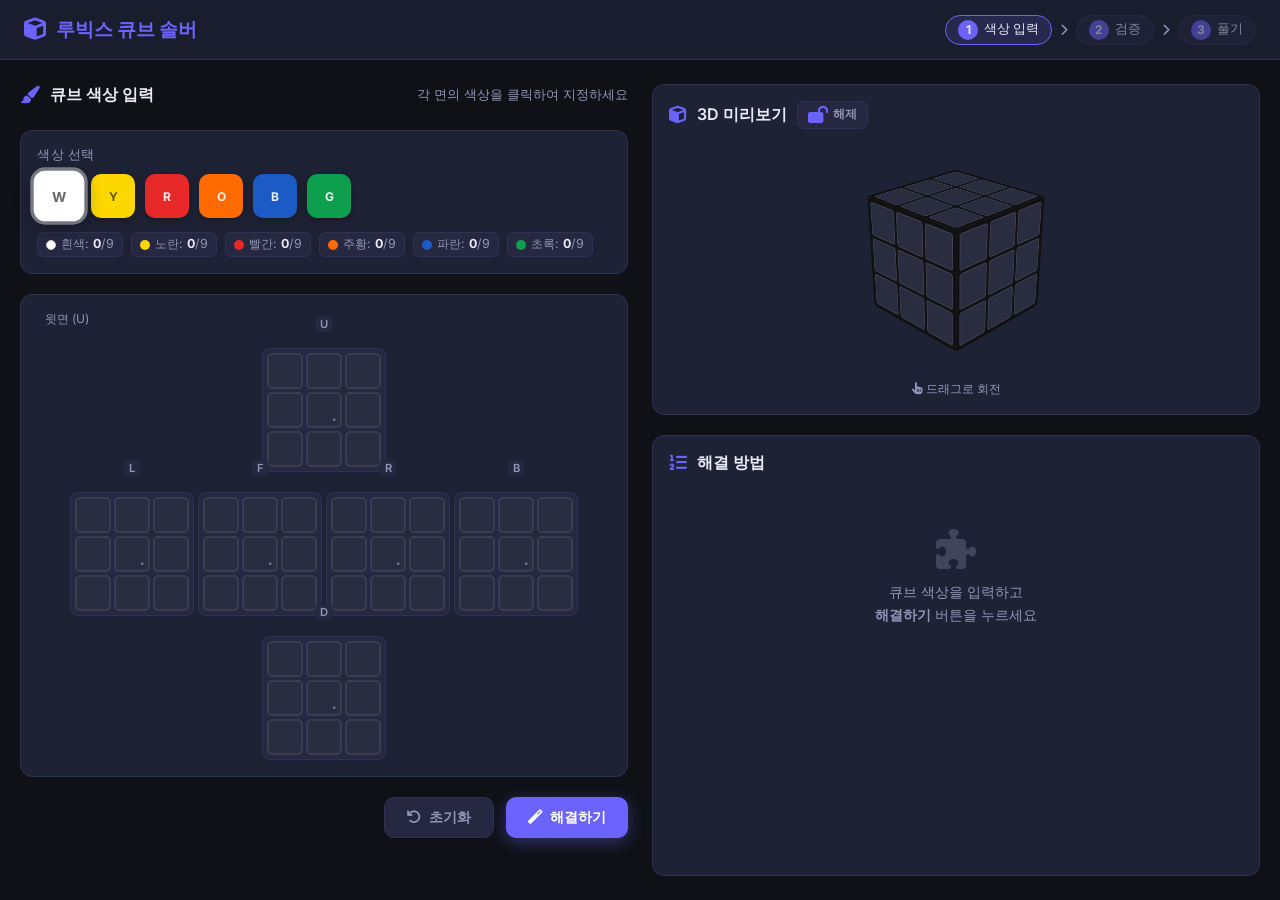
<file: index.html>
<!DOCTYPE html>
<html lang="ko">
<head>
  <meta charset="UTF-8" />
  <meta name="viewport" content="width=device-width, initial-scale=1.0" />
  <title>루빅스 큐브 솔버</title>
  <link rel="stylesheet" href="css/style.css" />
  <link href="https://fonts.googleapis.com/css2?family=Inter:wght@300;400;500;600;700&display=swap" rel="stylesheet"/>
  <link rel="stylesheet" href="https://cdn.jsdelivr.net/npm/@fortawesome/fontawesome-free@6.4.0/css/all.min.css"/>
</head>
<body>
  <div id="app">
    <!-- 헤더 -->
    <header class="header">
      <div class="header-inner">
        <div class="logo">
          <i class="fas fa-cube"></i>
          <span>루빅스 큐브 솔버</span>
        </div>
        <div class="step-indicator">
          <div class="step active" id="step1-indicator">
            <span class="step-num">1</span>
            <span class="step-label">색상 입력</span>
          </div>
          <div class="step-arrow"><i class="fas fa-chevron-right"></i></div>
          <div class="step" id="step2-indicator">
            <span class="step-num">2</span>
            <span class="step-label">검증</span>
          </div>
          <div class="step-arrow"><i class="fas fa-chevron-right"></i></div>
          <div class="step" id="step3-indicator">
            <span class="step-num">3</span>
            <span class="step-label">풀기</span>
          </div>
        </div>
      </div>
    </header>

    <main class="main-container">
      <!-- 왼쪽: 큐브 전개도 입력 -->
      <section class="input-section">
        <div class="section-title">
          <i class="fas fa-paint-brush"></i>
          <h2>큐브 색상 입력</h2>
          <span class="section-desc">각 면의 색상을 클릭하여 지정하세요</span>
        </div>

        <!-- 색상 팔레트 -->
        <div class="palette-container">
          <div class="palette-title">색상 선택</div>
          <div class="palette">
            <div class="color-btn active" data-color="W" style="background:#FFFFFF;" title="흰색 (White)">
              <span>W</span>
            </div>
            <div class="color-btn" data-color="Y" style="background:#FFD700;" title="노란색 (Yellow)">
              <span>Y</span>
            </div>
            <div class="color-btn" data-color="R" style="background:#E8292A;" title="빨간색 (Red)">
              <span>R</span>
            </div>
            <div class="color-btn" data-color="O" style="background:#FF6B00;" title="주황색 (Orange)">
              <span>O</span>
            </div>
            <div class="color-btn" data-color="B" style="background:#1C5BC5;" title="파란색 (Blue)">
              <span>B</span>
            </div>
            <div class="color-btn" data-color="G" style="background:#0D9E4E;" title="초록색 (Green)">
              <span>G</span>
            </div>
          </div>
          <div class="color-count-panel">
            <div class="count-item" id="count-W"><div class="count-dot" style="background:#FFFFFF;border:1px solid #ccc;"></div><span>흰색: <b id="cnt-W">0</b>/9</span></div>
            <div class="count-item" id="count-Y"><div class="count-dot" style="background:#FFD700;"></div><span>노란: <b id="cnt-Y">0</b>/9</span></div>
            <div class="count-item" id="count-R"><div class="count-dot" style="background:#E8292A;"></div><span>빨간: <b id="cnt-R">0</b>/9</span></div>
            <div class="count-item" id="count-O"><div class="count-dot" style="background:#FF6B00;"></div><span>주황: <b id="cnt-O">0</b>/9</span></div>
            <div class="count-item" id="count-B"><div class="count-dot" style="background:#1C5BC5;"></div><span>파란: <b id="cnt-B">0</b>/9</span></div>
            <div class="count-item" id="count-G"><div class="count-dot" style="background:#0D9E4E;"></div><span>초록: <b id="cnt-G">0</b>/9</span></div>
          </div>
        </div>

        <!-- 큐브 전개도 -->
        <div class="unfolded-cube-container">
          <div class="face-label-row">
            <span></span><span>윗면 (U)</span>
          </div>
          <div class="cube-cross">
            <!-- 윗면 (U) -->
            <div class="face-wrapper top-face">
              <div class="face-tag">U</div>
              <div class="face" id="face-U" data-face="U"></div>
            </div>
            <!-- 가운데 줄: 왼쪽(L), 앞면(F), 오른쪽(R), 뒷면(B) -->
            <div class="middle-row">
              <div class="face-wrapper">
                <div class="face-tag">L</div>
                <div class="face" id="face-L" data-face="L"></div>
              </div>
              <div class="face-wrapper">
                <div class="face-tag">F</div>
                <div class="face" id="face-F" data-face="F"></div>
              </div>
              <div class="face-wrapper">
                <div class="face-tag">R</div>
                <div class="face" id="face-R" data-face="R"></div>
              </div>
              <div class="face-wrapper">
                <div class="face-tag">B</div>
                <div class="face" id="face-B" data-face="B"></div>
              </div>
            </div>
            <!-- 아랫면 (D) -->
            <div class="face-wrapper bottom-face">
              <div class="face-tag">D</div>
              <div class="face" id="face-D" data-face="D"></div>
            </div>
          </div>
        </div>

        <!-- 버튼 -->
        <div class="btn-row">
          <button class="btn btn-secondary" id="btn-reset">
            <i class="fas fa-undo"></i> 초기화
          </button>
          <button class="btn btn-primary" id="btn-solve">
            <i class="fas fa-magic"></i> 해결하기
          </button>
        </div>

        <!-- 오류 메시지 -->
        <div id="error-msg" class="error-msg hidden">
          <i class="fas fa-exclamation-triangle"></i>
          <span id="error-text"></span>
        </div>
      </section>

      <!-- 오른쪽: 3D 큐브 미리보기 + 솔루션 -->
      <section class="preview-section">
        <!-- 3D 큐브 -->
        <div class="cube3d-container">
          <div class="section-title">
            <i class="fas fa-cube"></i>
            <h2>3D 미리보기</h2>
            <button id="btn-lock-toggle" class="lock-toggle-btn" title="3D 회전 고정/해제">
              <i class="fas fa-lock-open"></i> 해제
            </button>
          </div>
          <div id="cube3d-wrap">
            <div id="cube3d">
              <div class="cube-face face-front"  id="3d-F"></div>
              <div class="cube-face face-back"   id="3d-B"></div>
              <div class="cube-face face-left"   id="3d-L"></div>
              <div class="cube-face face-right"  id="3d-R"></div>
              <div class="cube-face face-top"    id="3d-U"></div>
              <div class="cube-face face-bottom" id="3d-D"></div>
            </div>
          </div>
          <button id="btn-recenter" class="recenter-btn hidden">
            <i class="fas fa-crosshairs"></i> 원위치
          </button>
          <div id="turn-badge" class="turn-badge hidden"></div>
          <p class="drag-hint" id="drag-hint"><i class="fas fa-hand-pointer"></i> 드래그로 회전</p>
        </div>

        <!-- 솔루션 패널 -->
        <div class="solution-panel" id="solution-panel">
          <div class="section-title">
            <i class="fas fa-list-ol"></i>
            <h2>해결 방법</h2>
          </div>
          <div id="solution-content">
            <div class="solution-empty">
              <i class="fas fa-puzzle-piece"></i>
              <p>큐브 색상을 입력하고<br/><b>해결하기</b> 버튼을 누르세요</p>
            </div>
          </div>
        </div>
      </section>
    </main>

    <!-- 로딩 오버레이 -->
    <div id="loading-overlay" class="hidden">
      <div class="loading-box">
        <div class="spinner"></div>
        <p>최적 해결책 계산 중...</p>
      </div>
    </div>
  </div>

  <script src="js/cube-solver.js"></script>
  <script src="js/cube3d.js"></script>
  <script src="js/main.js"></script>
</body>
</html>
</file>
<file: css/style.css>
/* ========================================
   루빅스 큐브 솔버 - 메인 스타일
   ======================================== */

*, *::before, *::after { box-sizing: border-box; margin: 0; padding: 0; }

:root {
  --bg: #0f1117;
  --bg2: #1a1d2e;
  --bg3: #252840;
  --card: #1e2235;
  --border: #2e3354;
  --accent: #6c63ff;
  --accent2: #4ecdc4;
  --text: #e8eaf6;
  --text2: #9096b8;
  --danger: #ff5f5f;
  --success: #4ecdc4;
  --radius: 12px;
  --shadow: 0 4px 24px rgba(0,0,0,0.4);

  --W: #FFFFFF;
  --Y: #FFD700;
  --R: #E8292A;
  --O: #FF6B00;
  --B: #1C5BC5;
  --G: #0D9E4E;
  --EMPTY: #2a2d40;
}

html, body {
  height: 100%;
  font-family: 'Inter', sans-serif;
  background: var(--bg);
  color: var(--text);
  overflow-x: hidden;
}

/* ── 헤더 ── */
.header {
  background: var(--bg2);
  border-bottom: 1px solid var(--border);
  padding: 0 24px;
  height: 60px;
  position: sticky;
  top: 0;
  z-index: 100;
}
.header-inner {
  max-width: 1400px;
  margin: 0 auto;
  height: 100%;
  display: flex;
  align-items: center;
  justify-content: space-between;
}
.logo {
  display: flex;
  align-items: center;
  gap: 10px;
  font-size: 1.2rem;
  font-weight: 700;
  color: var(--accent);
}
.logo i { font-size: 1.4rem; }

/* 스텝 인디케이터 */
.step-indicator {
  display: flex;
  align-items: center;
  gap: 8px;
}
.step {
  display: flex;
  align-items: center;
  gap: 6px;
  padding: 4px 12px;
  border-radius: 20px;
  background: var(--bg3);
  border: 1px solid var(--border);
  opacity: 0.5;
  transition: all 0.3s;
}
.step.active {
  opacity: 1;
  border-color: var(--accent);
  background: rgba(108,99,255,0.15);
}
.step.done {
  opacity: 1;
  border-color: var(--success);
  background: rgba(78,205,196,0.1);
}
.step-num {
  width: 20px; height: 20px;
  background: var(--accent);
  border-radius: 50%;
  display: flex; align-items: center; justify-content: center;
  font-size: 0.75rem; font-weight: 700;
}
.step.done .step-num { background: var(--success); }
.step-label { font-size: 0.8rem; font-weight: 500; }
.step-arrow { color: var(--text2); font-size: 0.75rem; }

/* ── 메인 레이아웃 ── */
.main-container {
  max-width: 1400px;
  margin: 0 auto;
  padding: 24px 20px;
  display: grid;
  grid-template-columns: 1fr 1fr;
  gap: 24px;
  min-height: calc(100vh - 60px);
}

@media (max-width: 900px) {
  .main-container { grid-template-columns: 1fr; }
}

/* ── 섹션 카드 ── */
.input-section, .preview-section {
  display: flex;
  flex-direction: column;
  gap: 20px;
}

.section-title {
  display: flex;
  align-items: center;
  gap: 10px;
  margin-bottom: 4px;
}
.section-title i { color: var(--accent); font-size: 1.1rem; }
.section-title h2 { font-size: 1rem; font-weight: 600; }
.section-desc { font-size: 0.8rem; color: var(--text2); margin-left: auto; }

/* ── 색상 팔레트 ── */
.palette-container {
  background: var(--card);
  border: 1px solid var(--border);
  border-radius: var(--radius);
  padding: 16px;
}
.palette-title {
  font-size: 0.8rem;
  color: var(--text2);
  margin-bottom: 10px;
  font-weight: 500;
  text-transform: uppercase;
  letter-spacing: 0.5px;
}
.palette {
  display: flex;
  gap: 10px;
  flex-wrap: wrap;
  margin-bottom: 14px;
}
.color-btn {
  width: 44px; height: 44px;
  border-radius: 10px;
  border: 3px solid transparent;
  cursor: pointer;
  display: flex; align-items: center; justify-content: center;
  font-size: 0.75rem;
  font-weight: 700;
  color: rgba(0,0,0,0.6);
  transition: all 0.2s;
  box-shadow: 0 2px 8px rgba(0,0,0,0.3);
  user-select: none;
}
.color-btn:hover { transform: scale(1.1); box-shadow: 0 4px 16px rgba(0,0,0,0.4); }
.color-btn.active {
  border-color: #fff;
  transform: scale(1.15);
  box-shadow: 0 0 0 3px rgba(255,255,255,0.4), 0 4px 16px rgba(0,0,0,0.4);
}
.color-btn[data-color="W"] span,
.color-btn[data-color="Y"] span { color: rgba(0,0,0,0.6); }
.color-btn[data-color="R"] span,
.color-btn[data-color="O"] span,
.color-btn[data-color="B"] span,
.color-btn[data-color="G"] span { color: rgba(255,255,255,0.9); }

/* 색상 카운트 */
.color-count-panel {
  display: flex;
  gap: 8px;
  flex-wrap: wrap;
}
.count-item {
  display: flex;
  align-items: center;
  gap: 5px;
  background: var(--bg3);
  border-radius: 6px;
  padding: 3px 8px;
  font-size: 0.78rem;
  color: var(--text2);
  border: 1px solid var(--border);
  transition: all 0.3s;
}
.count-item.over { border-color: var(--danger); color: var(--danger); }
.count-item.full { border-color: var(--success); }
.count-dot {
  width: 10px; height: 10px;
  border-radius: 50%;
}
.count-item b { color: var(--text); }

/* ── 큐브 전개도 ── */
.unfolded-cube-container {
  background: var(--card);
  border: 1px solid var(--border);
  border-radius: var(--radius);
  padding: 16px;
}
.face-label-row {
  display: flex;
  gap: 8px;
  font-size: 0.75rem;
  color: var(--text2);
  margin-bottom: 4px;
}

.cube-cross {
  display: flex;
  flex-direction: column;
  align-items: center;
  gap: 4px;
}
.middle-row {
  display: flex;
  gap: 4px;
  align-items: center;
}
.face-wrapper {
  position: relative;
}
.face-tag {
  position: absolute;
  top: -16px;
  left: 50%;
  transform: translateX(-50%);
  font-size: 0.7rem;
  font-weight: 600;
  color: var(--text2);
  background: var(--bg3);
  padding: 1px 5px;
  border-radius: 4px;
  z-index: 2;
}
.face {
  display: grid;
  grid-template-columns: repeat(3, 1fr);
  gap: 3px;
  padding: 4px;
  background: var(--bg3);
  border-radius: 8px;
  border: 1px solid var(--border);
  margin-top: 16px;
}
.cell {
  width: 36px; height: 36px;
  border-radius: 5px;
  background: var(--EMPTY);
  border: 2px solid rgba(255,255,255,0.08);
  cursor: pointer;
  transition: all 0.15s;
  position: relative;
}
.cell:hover {
  border-color: rgba(255,255,255,0.35);
  transform: scale(1.08);
}
.cell.center-mark::after {
  content: '•';
  position: absolute;
  bottom: 2px;
  right: 3px;
  font-size: 0.5rem;
  color: rgba(255,255,255,0.4);
}

/* 색상 매핑 */
.cell[data-color="W"] { background: var(--W); border-color: rgba(0,0,0,0.15); }
.cell[data-color="Y"] { background: var(--Y); border-color: rgba(0,0,0,0.15); }
.cell[data-color="R"] { background: var(--R); border-color: rgba(0,0,0,0.15); }
.cell[data-color="O"] { background: var(--O); border-color: rgba(0,0,0,0.15); }
.cell[data-color="B"] { background: var(--B); border-color: rgba(0,0,0,0.15); }
.cell[data-color="G"] { background: var(--G); border-color: rgba(0,0,0,0.15); }

/* ── 버튼 ── */
.btn-row {
  display: flex;
  gap: 12px;
  justify-content: flex-end;
}
.btn {
  display: flex;
  align-items: center;
  gap: 8px;
  padding: 10px 22px;
  border-radius: 10px;
  border: none;
  cursor: pointer;
  font-size: 0.9rem;
  font-weight: 600;
  font-family: 'Inter', sans-serif;
  transition: all 0.2s;
}
.btn:active { transform: scale(0.97); }
.btn-primary {
  background: var(--accent);
  color: #fff;
  box-shadow: 0 4px 16px rgba(108,99,255,0.4);
}
.btn-primary:hover { background: #7c74ff; box-shadow: 0 6px 20px rgba(108,99,255,0.5); }
.btn-secondary {
  background: var(--bg3);
  color: var(--text2);
  border: 1px solid var(--border);
}
.btn-secondary:hover { color: var(--text); border-color: var(--text2); }

/* ── 오류 메시지 ── */
.error-msg {
  display: flex;
  align-items: flex-start;
  gap: 10px;
  background: rgba(255,95,95,0.12);
  border: 1px solid var(--danger);
  border-radius: 10px;
  padding: 12px 16px;
  color: var(--danger);
  font-size: 0.88rem;
  line-height: 1.5;
}
.error-msg i { margin-top: 2px; flex-shrink: 0; }
.hidden { display: none !important; }

/* ── 3D 큐브 미리보기 ── */
.cube3d-container {
  background: var(--card);
  border: 1px solid var(--border);
  border-radius: var(--radius);
  padding: 16px;
  position: relative;
}
.recenter-btn {
  position: absolute;
  top: 50px;
  left: 16px;
  display: inline-flex;
  align-items: center;
  gap: 6px;
  padding: 6px 12px;
  font-size: 0.8rem;
  font-weight: 600;
  color: #fff;
  background: rgba(255, 212, 0, 0.18);
  border: 1px solid rgba(255, 212, 0, 0.7);
  border-radius: 8px;
  cursor: pointer;
  z-index: 5;
  transition: background 0.15s;
}
.recenter-btn:hover { background: rgba(255, 212, 0, 0.32); }
.recenter-btn.hidden { display: none; }
#cube3d-wrap {
  width: 100%;
  height: 240px;
  display: flex;
  align-items: center;
  justify-content: center;
  perspective: 600px;
  cursor: grab;
  user-select: none;
}
#cube3d-wrap:active { cursor: grabbing; }
#cube3d {
  width: 120px; height: 120px;
  position: relative;
  transform-style: preserve-3d;
  transform: rotateX(-25deg) rotateY(35deg);
  transition: transform 0.1s ease;
}
.cube-face {
  position: absolute;
  width: 120px; height: 120px;
  display: grid;
  grid-template-columns: repeat(3, 1fr);
  gap: 3px;
  padding: 4px;
  border-radius: 4px;
  background: #111;
}
.face-front  { transform: translateZ(60px); }
.face-back   { transform: rotateY(180deg) translateZ(60px); }
.face-left   { transform: rotateY(-90deg) translateZ(60px); }
.face-right  { transform: rotateY(90deg) translateZ(60px); }
.face-top    { transform: rotateX(90deg) translateZ(60px); }
.face-bottom { transform: rotateX(-90deg) translateZ(60px); }

.mini-cell {
  border-radius: 3px;
  background: var(--EMPTY);
  border: 1px solid rgba(255,255,255,0.1);
  transition: background 0.3s;
}
.mini-cell[data-color="W"] { background: var(--W); }
.mini-cell[data-color="Y"] { background: var(--Y); }
.mini-cell[data-color="R"] { background: var(--R); }
.mini-cell[data-color="O"] { background: var(--O); }
.mini-cell[data-color="B"] { background: var(--B); }
.mini-cell[data-color="G"] { background: var(--G); }

/* ===== 이동 방향 화살표 오버레이 (큐브를 감싸는 고리) ===== */
#move-arrow {
  position: absolute;
  /* 220×220 고리를 120px 큐브 중심에 맞춰 배치: (120-220)/2 = -50 */
  top: -50px;
  left: -50px;
  width: 220px;
  height: 220px;
  pointer-events: none;
  display: flex;
  align-items: center;
  justify-content: center;
  /* 뒷면 동작도 보이도록 backface 숨기지 않음 (3D 원근으로 방향 자동 보정) */
}
.move-arrow-svg {
  position: absolute;
  inset: 0;
  width: 100%;
  height: 100%;
  filter: drop-shadow(0 0 5px rgba(255, 200, 0, 0.85))
          drop-shadow(0 0 2px rgba(0, 0, 0, 0.9));
  animation: arrowPulse 1.2s ease-in-out infinite;
}
.move-arrow-svg path {
  stroke: #ffd400;
  fill: none;
}
.move-arrow-svg polygon {
  fill: #ffd400;
  stroke: none;
}
/* CW/CCW 원호 중 방향에 맞는 것만 표시 */
.move-arrow-svg .arc { display: none; }
.move-arrow-svg[data-dir="cw"]  .arc-cw  { display: block; }
.move-arrow-svg[data-dir="ccw"] .arc-ccw { display: block; }
/* 미리보기 우측 상단 회전 칸 수 표시 (×1 / ×2) — 회전과 무관한 고정 오버레이 */
.turn-badge {
  position: absolute;
  top: 44px;
  right: 18px;
  z-index: 6;
  font-size: 2.6rem;
  font-weight: 800;
  line-height: 1;
  color: #ffd400;
  text-shadow: 0 0 10px rgba(255, 212, 0, 0.7), 0 2px 4px #000;
  pointer-events: none;
}
.turn-badge.hidden { display: none; }
@keyframes arrowPulse {
  0%, 100% { opacity: 0.75; }
  50%      { opacity: 1; }
}

.lock-toggle-btn {
  display: inline-flex;
  align-items: center;
  gap: 5px;
  padding: 4px 10px;
  font-size: 0.78rem;
  font-weight: 600;
  font-family: 'Inter', sans-serif;
  border-radius: 7px;
  border: 1px solid var(--border);
  background: var(--bg3);
  color: var(--text2);
  cursor: pointer;
  transition: all 0.2s;
  flex-shrink: 0;
}
.lock-toggle-btn:hover { border-color: var(--text2); color: var(--text); }
.lock-toggle-btn.locked {
  color: #ffd400;
  border-color: rgba(255, 212, 0, 0.5);
  background: rgba(255, 212, 0, 0.1);
}
.lock-toggle-btn.locked:hover {
  background: rgba(255, 212, 0, 0.2);
}

.drag-hint {
  text-align: center;
  font-size: 0.75rem;
  color: var(--text2);
  margin-top: 8px;
}

/* ── 솔루션 패널 ── */
.solution-panel {
  background: var(--card);
  border: 1px solid var(--border);
  border-radius: var(--radius);
  padding: 16px;
  flex: 1;
  min-height: 280px;
}
.solution-empty {
  display: flex;
  flex-direction: column;
  align-items: center;
  justify-content: center;
  gap: 12px;
  height: 200px;
  color: var(--text2);
  text-align: center;
}
.solution-empty i { font-size: 2.5rem; opacity: 0.3; }
.solution-empty p { font-size: 0.88rem; line-height: 1.6; }

/* 솔루션 헤더 */
.solution-header {
  display: flex;
  align-items: center;
  justify-content: space-between;
  margin-bottom: 14px;
  padding-bottom: 12px;
  border-bottom: 1px solid var(--border);
}
.solution-stats {
  display: flex;
  gap: 12px;
}
.stat-badge {
  background: var(--bg3);
  border: 1px solid var(--border);
  border-radius: 8px;
  padding: 4px 10px;
  font-size: 0.8rem;
  color: var(--text2);
}
.stat-badge b { color: var(--accent2); }

/* 이동 기보 표기 */
.move-notation {
  font-size: 0.8rem;
  color: var(--text2);
  margin-bottom: 12px;
  padding: 8px 12px;
  background: var(--bg3);
  border-radius: 8px;
  line-height: 1.8;
  word-break: break-all;
}
.move-notation .move-chip {
  display: inline-block;
  background: rgba(108,99,255,0.15);
  border: 1px solid rgba(108,99,255,0.3);
  border-radius: 4px;
  padding: 1px 6px;
  margin: 2px;
  font-family: monospace;
  font-weight: 600;
  color: var(--accent);
  font-size: 0.85rem;
}
.move-notation .move-chip.current {
  background: var(--accent);
  color: #fff;
  border-color: var(--accent);
}
.move-notation .move-chip.done {
  background: rgba(78,205,196,0.1);
  border-color: rgba(78,205,196,0.3);
  color: var(--success);
}

/* 스텝 네비게이터 */
.step-nav {
  display: flex;
  align-items: center;
  gap: 10px;
  margin-bottom: 14px;
}
.nav-btn {
  display: flex;
  align-items: center;
  justify-content: center;
  width: 36px; height: 36px;
  border-radius: 8px;
  border: 1px solid var(--border);
  background: var(--bg3);
  color: var(--text2);
  cursor: pointer;
  font-size: 0.85rem;
  transition: all 0.2s;
}
.nav-btn:hover:not(:disabled) { color: var(--text); border-color: var(--accent); }
.nav-btn:disabled { opacity: 0.3; cursor: not-allowed; }
.step-counter {
  flex: 1;
  text-align: center;
  font-size: 0.85rem;
  color: var(--text2);
}
.step-counter b { color: var(--accent2); font-size: 1rem; }

/* 현재 이동 카드 */
.current-move-card {
  background: linear-gradient(135deg, rgba(108,99,255,0.15), rgba(78,205,196,0.1));
  border: 1px solid rgba(108,99,255,0.3);
  border-radius: 10px;
  padding: 14px 16px;
  display: flex;
  align-items: center;
  gap: 14px;
}
.move-symbol {
  font-size: 2rem;
  font-weight: 800;
  color: var(--accent);
  font-family: monospace;
  min-width: 60px;
  text-align: center;
}
.move-info { flex: 1; }
.move-name { font-size: 0.95rem; font-weight: 600; margin-bottom: 3px; }
.move-desc { font-size: 0.8rem; color: var(--text2); line-height: 1.4; }
.move-turn {
  margin-top: 6px;
  font-size: 0.82rem;
  color: #ffd400;
  font-weight: 600;
}
.move-turn b { color: #fff; }

/* 솔브 완료 */
.solved-banner {
  display: flex;
  align-items: center;
  gap: 12px;
  background: rgba(78,205,196,0.12);
  border: 1px solid var(--success);
  border-radius: 10px;
  padding: 14px 16px;
  color: var(--success);
}
.solved-banner i { font-size: 1.5rem; }
.solved-banner p { font-size: 0.9rem; font-weight: 600; }

/* 자동완성(이미 완성된 큐브) */
.already-solved {
  display: flex;
  align-items: center;
  gap: 12px;
  background: rgba(78,205,196,0.08);
  border: 1px solid var(--success);
  border-radius: 10px;
  padding: 14px 16px;
  color: var(--success);
}

/* ── 로딩 오버레이 ── */
#loading-overlay {
  position: fixed;
  inset: 0;
  background: rgba(15,17,23,0.85);
  z-index: 999;
  display: flex;
  align-items: center;
  justify-content: center;
}
.loading-box {
  background: var(--card);
  border: 1px solid var(--border);
  border-radius: var(--radius);
  padding: 32px 48px;
  text-align: center;
  display: flex;
  flex-direction: column;
  align-items: center;
  gap: 16px;
}
.spinner {
  width: 48px; height: 48px;
  border: 4px solid var(--border);
  border-top-color: var(--accent);
  border-radius: 50%;
  animation: spin 0.8s linear infinite;
}
@keyframes spin { to { transform: rotate(360deg); } }
.loading-box p { color: var(--text2); font-size: 0.9rem; }

/* ── 반응형 ── */
@media (max-width: 600px) {
  .cell { width: 28px; height: 28px; }
  .step-label { display: none; }
  #cube3d-wrap { height: 180px; }
}
</file>
